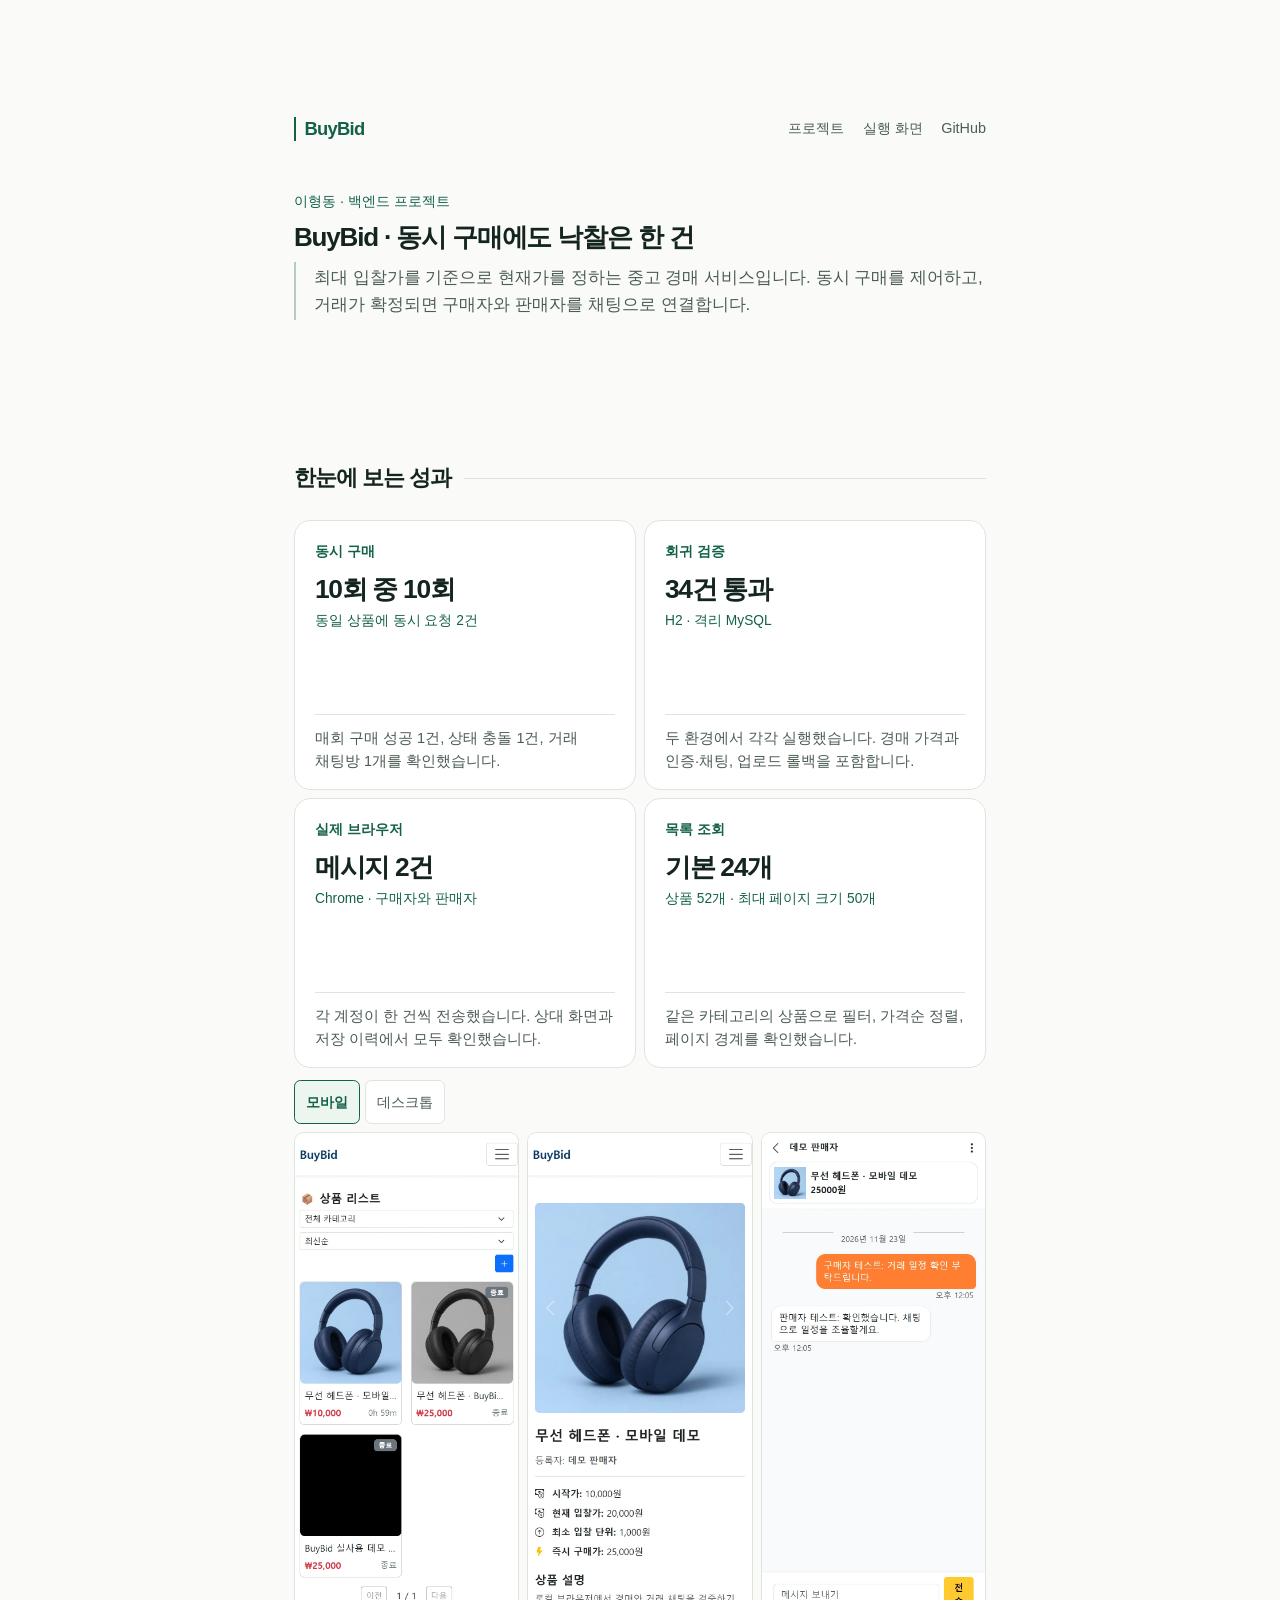
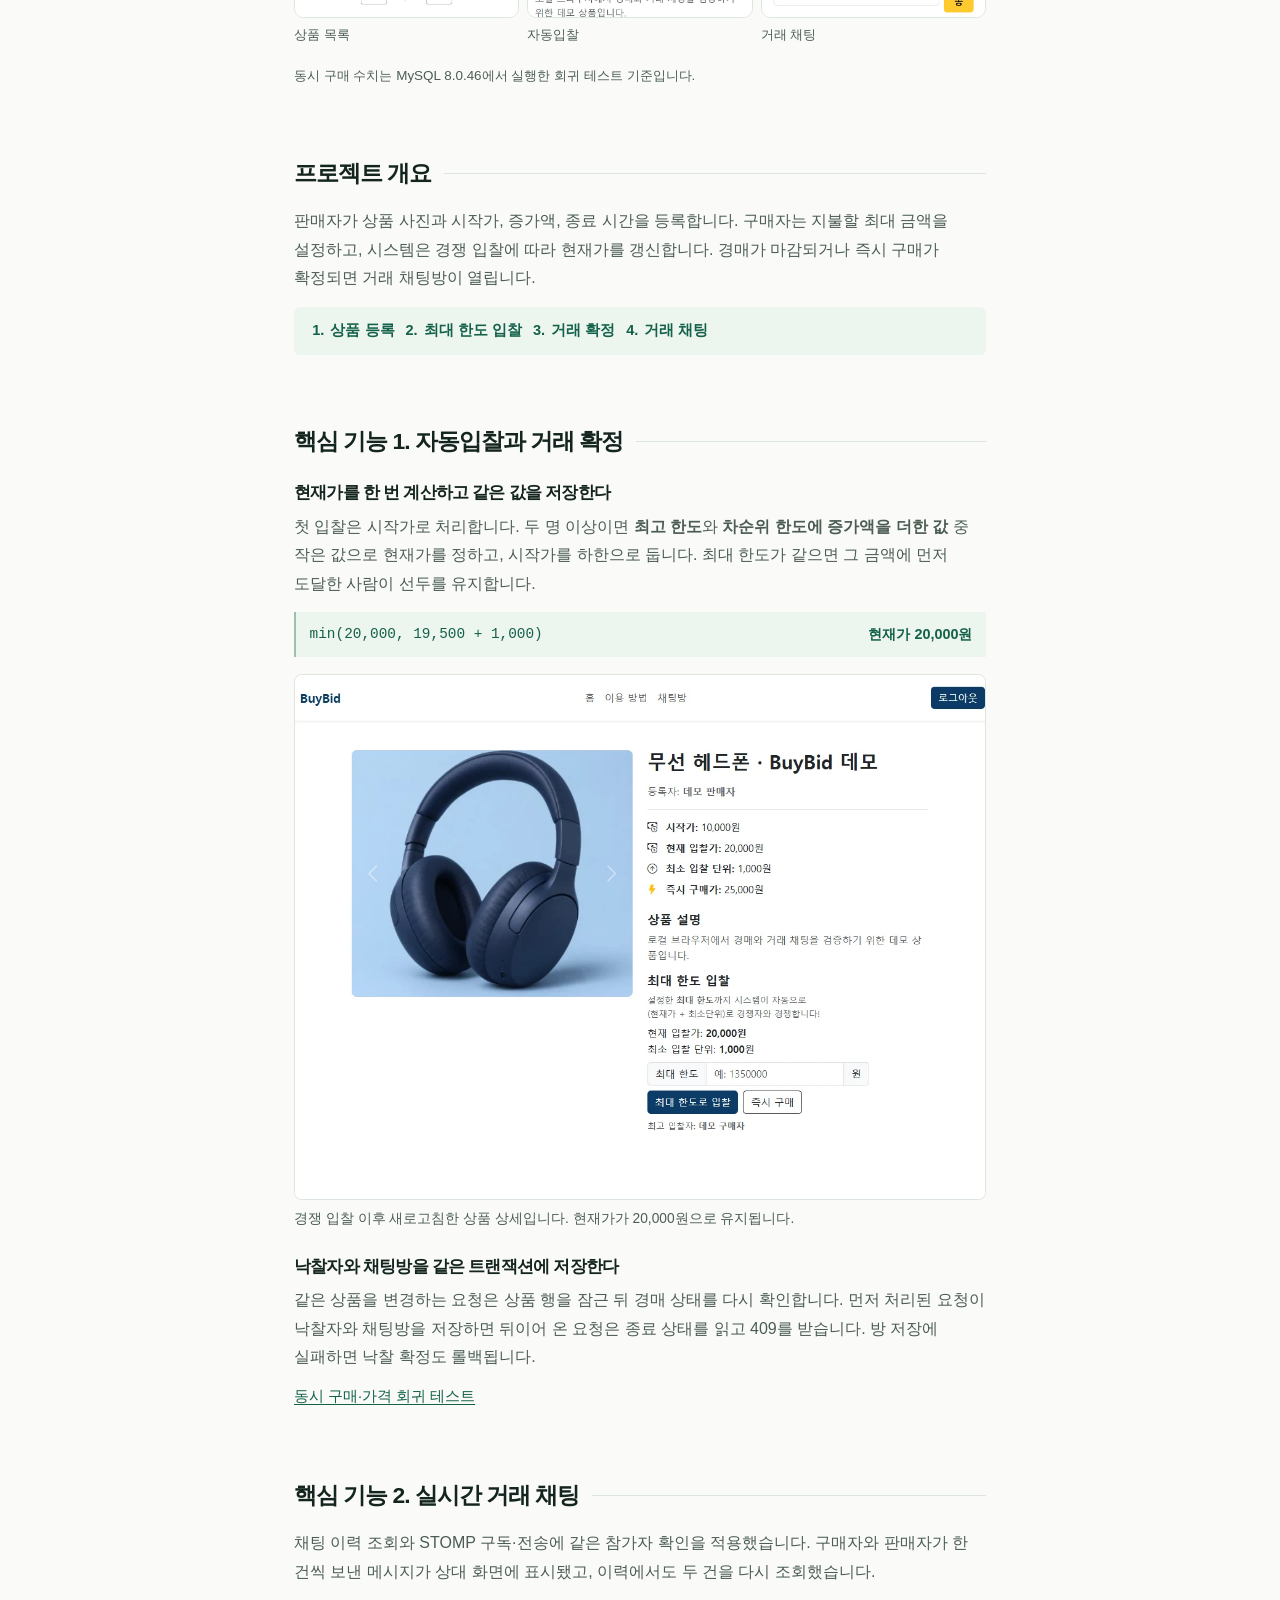
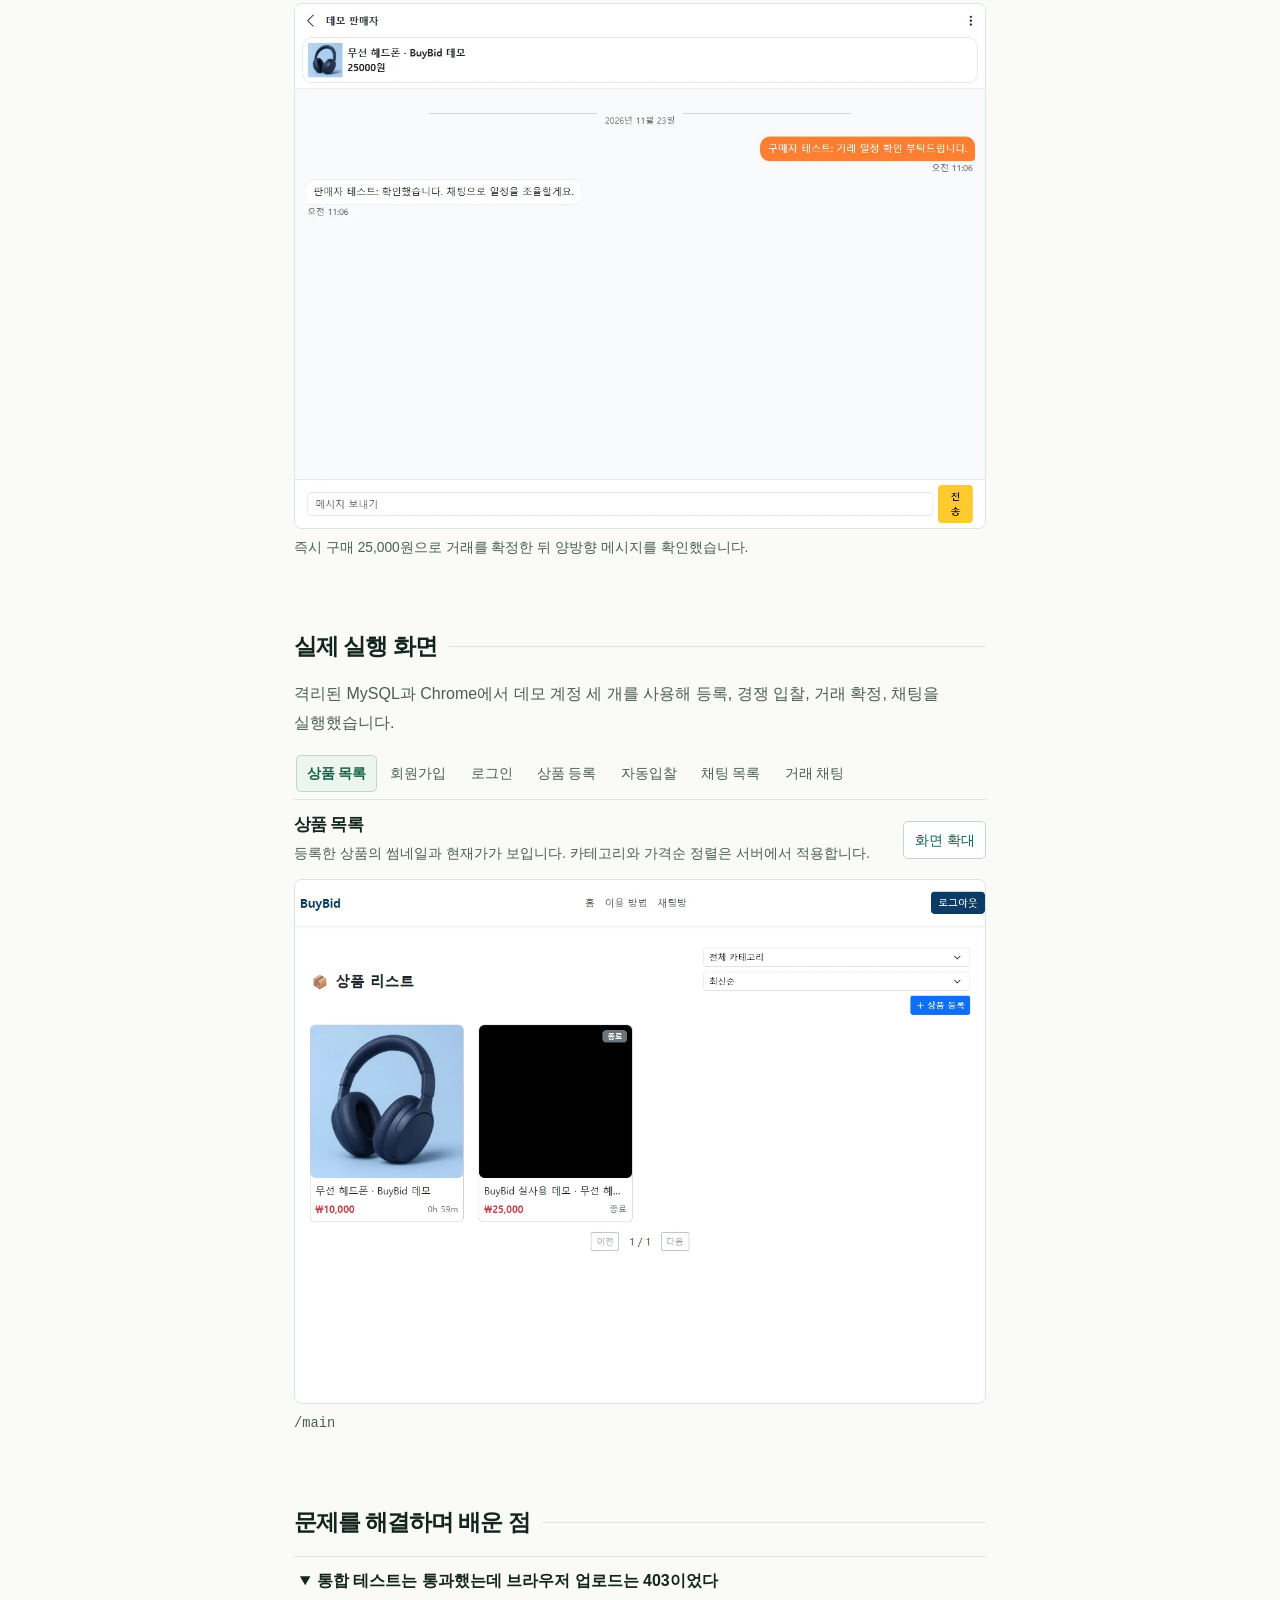
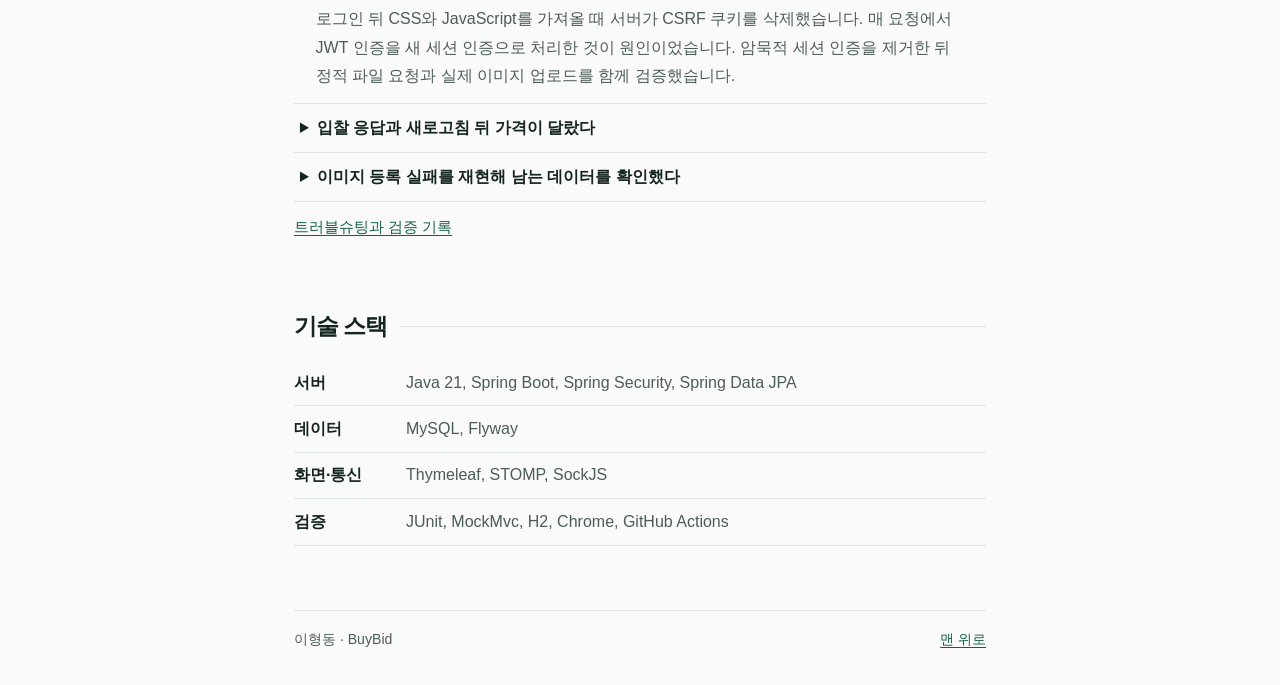
<file: index.html>
<!doctype html>
<html lang="ko">
<head>
  <meta charset="utf-8">
  <meta name="viewport" content="width=device-width, initial-scale=1">
  <meta name="description" content="중고 경매 BuyBid의 자동입찰, 동시 구매 제어, 거래 채팅을 실제 화면과 검증 결과로 설명합니다.">
  <meta name="theme-color" content="#fafbf9">
  <title>BuyBid · 중고 경매 백엔드 프로젝트</title>
  <link rel="icon" href="data:,">
  <link rel="stylesheet" href="./site.css?v=device-views">
  <script src="./site.js" defer></script>
</head>
<body id="top">
  <a class="skip" href="#article">본문 바로가기</a>
  <header class="masthead column">
    <a class="brand" href="#top" aria-label="BuyBid 맨 위">BuyBid</a>
    <nav aria-label="페이지 탐색">
      <a href="#overview">프로젝트</a>
      <a href="#screens">실행 화면</a>
      <a href="https://github.com/hyeongdongE/buybid/tree/improve/buybid-backend">GitHub</a>
    </nav>
  </header>

  <main id="article" class="column">
    <article>
      <header class="article-header">
        <p class="byline">이형동 · 백엔드 프로젝트</p>
        <h1>BuyBid · 동시 구매에도 낙찰은 한 건</h1>
        <p class="lead">최대 입찰가를 기준으로 현재가를 정하는 중고 경매 서비스입니다. 동시 구매를 제어하고, 거래가 확정되면 구매자와 판매자를 채팅으로 연결합니다.</p>
      </header>

      <section class="section summary" id="results" aria-labelledby="results-title">
        <h2 id="results-title">한눈에 보는 성과</h2>
        <dl class="results">
          <div><dt>동시 구매</dt><dd><strong>10회 중 10회</strong><p class="metric-context">동일 상품에 동시 요청 2건</p><p class="metric-evidence">매회 구매 성공 1건, 상태 충돌 1건, 거래 채팅방 1개를 확인했습니다.</p></dd></div>
          <div><dt>회귀 검증</dt><dd><strong>34건 통과</strong><p class="metric-context">H2 · 격리 MySQL</p><p class="metric-evidence">두 환경에서 각각 실행했습니다. 경매 가격과 인증·채팅, 업로드 롤백을 포함합니다.</p></dd></div>
          <div><dt>실제 브라우저</dt><dd><strong>메시지 2건</strong><p class="metric-context">Chrome · 구매자와 판매자</p><p class="metric-evidence">각 계정이 한 건씩 전송했습니다. 상대 화면과 저장 이력에서 모두 확인했습니다.</p></dd></div>
          <div><dt>목록 조회</dt><dd><strong>기본 24개</strong><p class="metric-context">상품 52개 · 최대 페이지 크기 50개</p><p class="metric-evidence">같은 카테고리의 상품으로 필터, 가격순 정렬, 페이지 경계를 확인했습니다.</p></dd></div>
        </dl>
        <fieldset class="capture-view">
          <legend>BuyBid 실행 화면 보기</legend>
          <input type="radio" name="capture-device" id="capture-mobile" checked>
          <input type="radio" name="capture-device" id="capture-desktop">
          <label for="capture-mobile">모바일</label>
          <label for="capture-desktop">데스크톱</label>
          <div class="summary-screens summary-screens--mobile" role="group" aria-label="BuyBid 모바일 실행 화면">
            <figure>
              <a href="./assets/products-mobile.webp"><img src="./assets/products-mobile.webp" width="780" height="1688" alt="BuyBid 모바일 상품 목록에서 등록한 헤드폰의 썸네일과 현재가가 보이는 화면" loading="lazy"></a>
              <figcaption>상품 목록</figcaption>
            </figure>
            <figure>
              <a href="./assets/auction-mobile.webp"><img src="./assets/auction-mobile.webp" width="780" height="1688" alt="경쟁 입찰 후 현재가가 20,000원으로 표시된 모바일 상품 상세 화면" loading="lazy"></a>
              <figcaption>자동입찰</figcaption>
            </figure>
            <figure>
              <a href="./assets/chat-mobile.webp"><img src="./assets/chat-mobile.webp" width="780" height="1688" alt="즉시 구매가 확정된 상품에서 거래 당사자가 메시지를 주고받은 모바일 채팅 화면" loading="lazy"></a>
              <figcaption>거래 채팅</figcaption>
            </figure>
          </div>
          <div class="summary-screens summary-screens--desktop" role="group" aria-label="BuyBid 데스크톱 실행 화면">
            <figure>
              <a href="./assets/products.webp"><img src="./assets/products.webp" width="1120" height="850" alt="BuyBid 데스크톱 상품 목록에서 등록한 헤드폰의 썸네일과 현재가가 보이는 화면" loading="lazy"></a>
              <figcaption>상품 목록</figcaption>
            </figure>
            <figure>
              <a href="./assets/auction.webp"><img src="./assets/auction.webp" width="1120" height="850" alt="경쟁 입찰 후 현재가가 20,000원으로 표시된 데스크톱 상품 상세 화면" loading="lazy"></a>
              <figcaption>자동입찰</figcaption>
            </figure>
            <figure>
              <a href="./assets/chat.webp"><img src="./assets/chat.webp" width="1120" height="850" alt="즉시 구매가 확정된 상품에서 거래 당사자가 메시지를 주고받은 데스크톱 채팅 화면" loading="lazy"></a>
              <figcaption>거래 채팅</figcaption>
            </figure>
          </div>
        </fieldset>
        <p class="note">동시 구매 수치는 MySQL 8.0.46에서 실행한 회귀 테스트 기준입니다.</p>
      </section>

      <section class="section" id="overview" aria-labelledby="overview-title">
        <h2 id="overview-title">프로젝트 개요</h2>
        <p>판매자가 상품 사진과 시작가, 증가액, 종료 시간을 등록합니다. 구매자는 지불할 최대 금액을 설정하고, 시스템은 경쟁 입찰에 따라 현재가를 갱신합니다. 경매가 마감되거나 즉시 구매가 확정되면 거래 채팅방이 열립니다.</p>
        <ol class="steps" aria-label="거래 진행 순서">
          <li>상품 등록</li><li>최대 한도 입찰</li><li>거래 확정</li><li>거래 채팅</li>
        </ol>
      </section>

      <section class="section feature" id="auction" aria-labelledby="auction-title">
        <h2 id="auction-title">핵심 기능 1. 자동입찰과 거래 확정</h2>
        <h3>현재가를 한 번 계산하고 같은 값을 저장한다</h3>
        <p>첫 입찰은 시작가로 처리합니다. 두 명 이상이면 <strong>최고 한도</strong>와 <strong>차순위 한도에 증가액을 더한 값</strong> 중 작은 값으로 현재가를 정하고, 시작가를 하한으로 둡니다. 최대 한도가 같으면 그 금액에 먼저 도달한 사람이 선두를 유지합니다.</p>
        <div class="example"><code>min(20,000, 19,500 + 1,000)</code><strong>현재가 20,000원</strong></div>
        <figure class="evidence">
          <img src="./assets/auction.webp" width="1120" height="850" alt="무선 헤드폰 경매 상세 화면에서 경쟁 입찰 후 현재가가 20,000원으로 표시된다." loading="lazy">
          <figcaption>경쟁 입찰 이후 새로고침한 상품 상세입니다. 현재가가 20,000원으로 유지됩니다.</figcaption>
        </figure>
        <h3>낙찰자와 채팅방을 같은 트랜잭션에 저장한다</h3>
        <p>같은 상품을 변경하는 요청은 상품 행을 잠근 뒤 경매 상태를 다시 확인합니다. 먼저 처리된 요청이 낙찰자와 채팅방을 저장하면 뒤이어 온 요청은 종료 상태를 읽고 409를 받습니다. 방 저장에 실패하면 낙찰 확정도 롤백됩니다.</p>
        <p class="evidence-link"><a href="https://github.com/hyeongdongE/buybid/blob/improve/buybid-backend/src/test/java/com/example/saleapp/AuctionIntegrationTest.java">동시 구매·가격 회귀 테스트</a></p>
      </section>

      <section class="section feature" id="trade-chat" aria-labelledby="chat-title">
        <h2 id="chat-title">핵심 기능 2. 실시간 거래 채팅</h2>
        <p>채팅 이력 조회와 STOMP 구독·전송에 같은 참가자 확인을 적용했습니다. 구매자와 판매자가 한 건씩 보낸 메시지가 상대 화면에 표시됐고, 이력에서도 두 건을 다시 조회했습니다.</p>
        <figure class="evidence">
          <img src="./assets/chat.webp" width="1120" height="850" alt="25,000원에 거래가 확정된 상품의 채팅방에서 구매자와 판매자의 메시지 두 건이 보인다." loading="lazy">
          <figcaption>즉시 구매 25,000원으로 거래를 확정한 뒤 양방향 메시지를 확인했습니다.</figcaption>
        </figure>
      </section>

      <section class="section" id="screens" aria-labelledby="screens-title">
        <h2 id="screens-title">실제 실행 화면</h2>
        <p>격리된 MySQL과 Chrome에서 데모 계정 세 개를 사용해 등록, 경쟁 입찰, 거래 확정, 채팅을 실행했습니다.</p>
        <div class="gallery">
          <div class="screen-tabs" role="tablist" aria-label="화면 선택">
            <button type="button" role="tab" id="tab-products" aria-selected="true" aria-controls="screen-panel" data-key="products">상품 목록</button>
            <button type="button" role="tab" id="tab-signup" aria-selected="false" aria-controls="screen-panel" tabindex="-1" data-key="signup">회원가입</button>
            <button type="button" role="tab" id="tab-signin" aria-selected="false" aria-controls="screen-panel" tabindex="-1" data-key="signin">로그인</button>
            <button type="button" role="tab" id="tab-upload" aria-selected="false" aria-controls="screen-panel" tabindex="-1" data-key="upload">상품 등록</button>
            <button type="button" role="tab" id="tab-auction" aria-selected="false" aria-controls="screen-panel" tabindex="-1" data-key="auction">자동입찰</button>
            <button type="button" role="tab" id="tab-chat-list" aria-selected="false" aria-controls="screen-panel" tabindex="-1" data-key="chat-list">채팅 목록</button>
            <button type="button" role="tab" id="tab-chat" aria-selected="false" aria-controls="screen-panel" tabindex="-1" data-key="chat">거래 채팅</button>
          </div>
          <div id="screen-panel" role="tabpanel" aria-labelledby="tab-products" tabindex="0">
            <div class="gallery-caption">
              <div><h3 id="screen-title">상품 목록</h3><p id="screen-caption">등록한 상품의 썸네일과 현재가가 보입니다. 카테고리와 가격순 정렬은 서버에서 적용합니다.</p></div>
              <button class="zoom" type="button" id="zoom-screen">화면 확대</button>
            </div>
            <figure class="evidence gallery-image">
              <img id="screen-image" src="./assets/products.webp" width="1120" height="850" alt="BuyBid 상품 목록 화면">
              <figcaption><code id="screen-path">/main</code></figcaption>
            </figure>
          </div>
        </div>
      </section>

      <section class="section" id="lessons" aria-labelledby="lessons-title">
        <h2 id="lessons-title">문제를 해결하며 배운 점</h2>
        <div class="lessons">
          <details open>
            <summary>통합 테스트는 통과했는데 브라우저 업로드는 403이었다</summary>
            <p>로그인 뒤 CSS와 JavaScript를 가져올 때 서버가 CSRF 쿠키를 삭제했습니다. 매 요청에서 JWT 인증을 새 세션 인증으로 처리한 것이 원인이었습니다. 암묵적 세션 인증을 제거한 뒤 정적 파일 요청과 실제 이미지 업로드를 함께 검증했습니다.</p>
          </details>
          <details>
            <summary>입찰 응답과 새로고침 뒤 가격이 달랐다</summary>
            <p>분기마다 가격 계산과 저장이 달랐습니다. 동일한 계산 결과를 응답과 데이터베이스에 사용하고, 저장된 현재가를 새 페이지에서 다시 확인했습니다.</p>
          </details>
          <details>
            <summary>이미지 등록 실패를 재현해 남는 데이터를 확인했다</summary>
            <p>이미지를 먼저 검증한 뒤 썸네일을 만들고, 트랜잭션이 롤백되면 게시 파일을 정리하도록 했습니다. 손상된 두 번째 이미지와 강제 롤백 테스트에서 새 상품 행, 이미지 행, 파일이 모두 0개였습니다.</p>
          </details>
        </div>
        <p class="evidence-link"><a href="https://github.com/hyeongdongE/buybid/blob/improve/buybid-backend/docs/troubleshooting.md">트러블슈팅과 검증 기록</a></p>
      </section>

      <section class="section" id="stack" aria-labelledby="stack-title">
        <h2 id="stack-title">기술 스택</h2>
        <dl class="stack">
          <div><dt>서버</dt><dd>Java 21, Spring Boot, Spring Security, Spring Data JPA</dd></div>
          <div><dt>데이터</dt><dd>MySQL, Flyway</dd></div>
          <div><dt>화면·통신</dt><dd>Thymeleaf, STOMP, SockJS</dd></div>
          <div><dt>검증</dt><dd>JUnit, MockMvc, H2, Chrome, GitHub Actions</dd></div>
        </dl>
      </section>
    </article>
  </main>

  <footer class="column footer"><span>이형동 · BuyBid</span><a href="#top">맨 위로</a></footer>
  <dialog class="screen-dialog" id="screen-dialog" aria-labelledby="dialog-title">
    <div class="dialog-header"><h2 id="dialog-title">실행 화면</h2><form method="dialog"><button autofocus>닫기</button></form></div>
    <img id="dialog-image" alt="">
  </dialog>
</body>
</html>
</file>
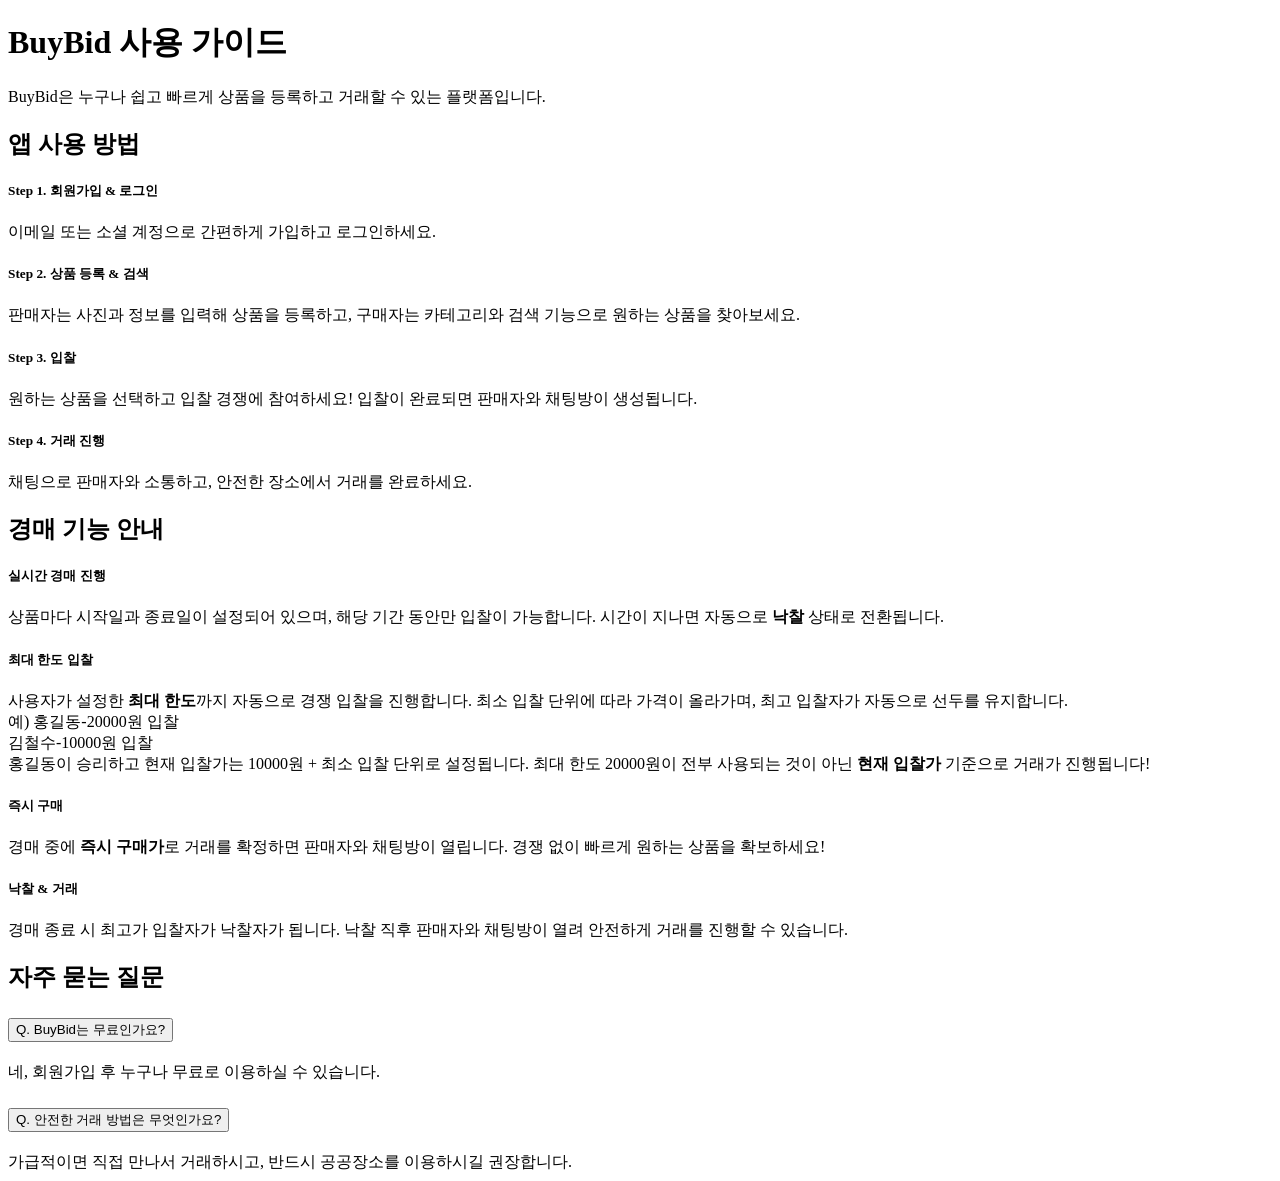
<file: src/main/resources/templates/about.html>
<!doctype html>
<html xmlns:th="http://www.thymeleaf.org"
      xmlns:layout="http://www.ultraq.net.nz/thymeleaf/layout"
      layout:decorate="~{layout}">
<body>
<div layout:fragment="content">
  <header class="bg-light py-5 text-center">
    <div class="container">
      <h1 class="fw-bold text-buybid">BuyBid 사용 가이드</h1>
      <p class="lead text-muted">BuyBid은 누구나 쉽고 빠르게 상품을 등록하고 거래할 수 있는 플랫폼입니다.</p>
    </div>
  </header>

  <!-- Step-by-Step Guide -->
  <section class="py-5">
    <div class="container">
      <h2 class="fw-bold text-center mb-4">앱 사용 방법</h2>
      <div class="row g-4">
        <div class="col-md-4">
          <div class="card h-100 text-center border-0 shadow-sm">
            <div class="card-body">
              <i class="bi bi-person-plus-fill fs-1 text-buybid"></i>
              <h5 class="mt-3">Step 1. 회원가입 & 로그인</h5>
              <p class="text-muted">이메일 또는 소셜 계정으로 간편하게 가입하고 로그인하세요.</p>
            </div>
          </div>
        </div>
        <div class="col-md-4">
          <div class="card h-100 text-center border-0 shadow-sm">
            <div class="card-body">
              <i class="bi bi-bag-fill fs-1 text-buybid"></i>
              <h5 class="mt-3">Step 2. 상품 등록 & 검색</h5>
              <p class="text-muted">판매자는 사진과 정보를 입력해 상품을 등록하고, 구매자는 카테고리와 검색 기능으로 원하는 상품을 찾아보세요.</p>
            </div>
          </div>
        </div>
        <div class="col-md-4">
          <div class="card h-100 text-center border-0 shadow-sm">
            <div class="card-body">
              <i class="bi bi-cash fs-1 text-buybid"></i>
              <h5 class="mt-3">Step 3. 입찰</h5>
              <p class="text-muted">원하는 상품을 선택하고 입찰 경쟁에 참여하세요! 입찰이 완료되면 판매자와 채팅방이 생성됩니다.</p>
            </div>
          </div>
        </div>
        <div class="col-md-4">
          <div class="card h-100 text-center border-0 shadow-sm">
            <div class="card-body">
              <i class="bi bi-chat-dots-fill fs-1 text-buybid"></i>
              <h5 class="mt-3">Step 4. 거래 진행</h5>
              <p class="text-muted">채팅으로 판매자와 소통하고, 안전한 장소에서 거래를 완료하세요.</p>
            </div>
          </div>
        </div>
      </div>
    </div>
  </section>

  <section class="py-5">
    <div class="container">
      <h2 class="fw-bold text-center mb-4">경매 기능 안내</h2>
      <div class="row g-4">
        <div class="col-md-6">
          <div class="card h-100 text-center border-0 shadow-sm">
            <div class="card-body">
              <i class="bi bi-clock-history fs-1 text-buybid"></i>
              <h5 class="mt-3">실시간 경매 진행</h5>
              <p class="text-muted">
                상품마다 시작일과 종료일이 설정되어 있으며, 해당 기간 동안만 입찰이 가능합니다.
                시간이 지나면 자동으로 <strong>낙찰</strong> 상태로 전환됩니다.
              </p>
            </div>
          </div>
        </div>
        <div class="col-md-6">
          <div class="card h-100 text-center border-0 shadow-sm">
            <div class="card-body">
              <i class="bi bi-currency-exchange fs-1 text-buybid"></i>
              <h5 class="mt-3">최대 한도 입찰</h5>
              <p class="text-muted">
                사용자가 설정한 <strong>최대 한도</strong>까지 자동으로 경쟁 입찰을 진행합니다.
                최소 입찰 단위에 따라 가격이 올라가며, 최고 입찰자가 자동으로 선두를 유지합니다.
                </br>예) 홍길동-20000원 입찰</br>   김철수-10000원 입찰 </br>홍길동이 승리하고 현재 입찰가는 10000원 + 최소 입찰 단위로 설정됩니다.
                최대 한도 20000원이 전부 사용되는 것이 아닌 <strong>현재 입찰가</strong> 기준으로 거래가 진행됩니다!
              </p>
            </div>
          </div>
        </div>
        <div class="col-md-6">
          <div class="card h-100 text-center border-0 shadow-sm">
            <div class="card-body">
              <i class="bi bi-cash-coin fs-1 text-buybid"></i>
              <h5 class="mt-3">즉시 구매</h5>
              <p class="text-muted">
                경매 중에 <strong>즉시 구매가</strong>로 거래를 확정하면 판매자와 채팅방이 열립니다.
                경쟁 없이 빠르게 원하는 상품을 확보하세요!
              </p>
            </div>
          </div>
        </div>
        <div class="col-md-6">
          <div class="card h-100 text-center border-0 shadow-sm">
            <div class="card-body">
              <i class="bi bi-trophy-fill fs-1 text-buybid"></i>
              <h5 class="mt-3">낙찰 & 거래</h5>
              <p class="text-muted">
                경매 종료 시 최고가 입찰자가 낙찰자가 됩니다.
                낙찰 직후 판매자와 채팅방이 열려 안전하게 거래를 진행할 수 있습니다.
              </p>
            </div>
          </div>
        </div>
      </div>
    </div>
  </section>

  <!-- FAQ -->
  <section class="bg-light py-5">
    <div class="container">
      <h2 class="fw-bold text-center mb-4">자주 묻는 질문</h2>
      <div class="accordion" id="faqAccordion">
        <div class="accordion-item">
          <h2 class="accordion-header">
            <button class="accordion-button" type="button" data-bs-toggle="collapse" data-bs-target="#faq1">
              Q. BuyBid는 무료인가요?
            </button>
          </h2>
          <div id="faq1" class="accordion-collapse collapse show" data-bs-parent="#faqAccordion">
            <div class="accordion-body">
              네, 회원가입 후 누구나 무료로 이용하실 수 있습니다.
            </div>
          </div>
        </div>
        <div class="accordion-item">
          <h2 class="accordion-header">
            <button class="accordion-button collapsed" type="button" data-bs-toggle="collapse" data-bs-target="#faq2">
              Q. 안전한 거래 방법은 무엇인가요?
            </button>
          </h2>
          <div id="faq2" class="accordion-collapse collapse" data-bs-parent="#faqAccordion">
            <div class="accordion-body">
              가급적이면 직접 만나서 거래하시고, 반드시 공공장소를 이용하시길 권장합니다.
            </div>
          </div>
        </div>
      </div>
    </div>
  </section>
</div>
</body>
</html>
</file>
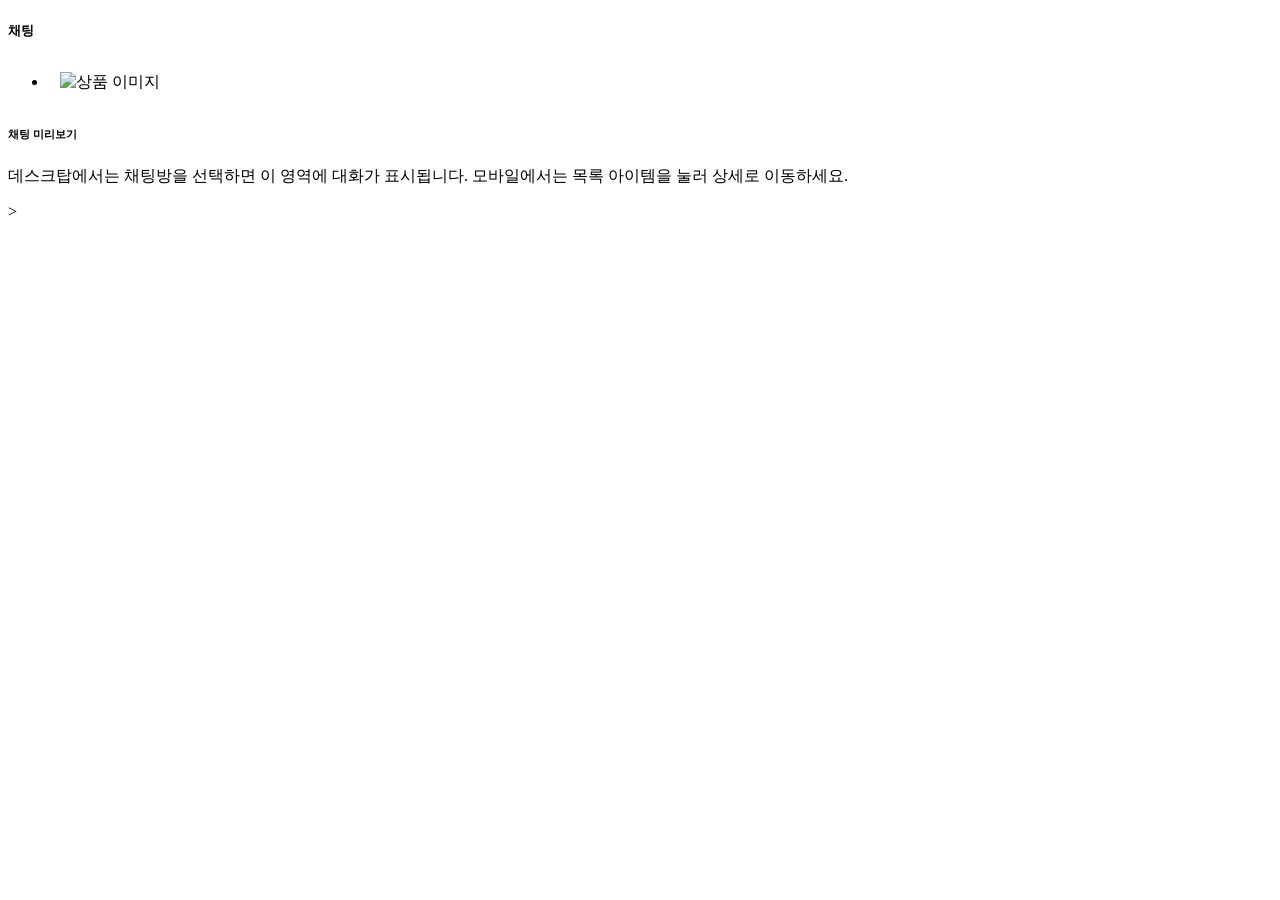
<file: src/main/resources/templates/chatList.html>
<!doctype html>
<html xmlns:layout="http://www.ultraq.net.nz/thymeleaf/layout" xmlns:th="http://www.w3.org/1999/xhtml"
      layout:decorate="~{layout}">
<head>
  <style>
    .min-w-0{ min-width:0; }
    .msg-1line{ overflow:hidden; display:-webkit-box; -webkit-line-clamp:1; -webkit-box-orient:vertical; }
    .msg-2line {
      overflow: hidden;
      display: -webkit-box;
      -webkit-line-clamp: 2;
      -webkit-box-orient: vertical;
      line-height: 1.4;
      max-height: calc(1.4em * 2);
    }
    .item-compact{ padding:.6rem .75rem !important; }
    .avatar-44{ width:44px; height:44px; }
  </style>
</head>
<body>
<div layout:fragment="content">
  <div class="container-fluid py-3">
    <div class="row g-3">
      <div class="col-12 col-lg-5 col-xl-4">
        <!-- Header -->
        <h5 class="fw-bold mb-3">채팅</h5>

        <!-- Chat List -->
        <ul class="list-group shadow-sm">
          <li class="list-group-item item-compact"
              th:each="dto : ${dto}">
            <a th:href="@{/chat/{id}(id=${dto.roomId})}" class="text-decoration-none text-reset">
              <div class="d-flex align-items-center">
                <div class="me-3 flex-shrink-0">
                  <img th:src="${dto.url}"
                       alt="상품 이미지"
                       class="rounded"
                       style="width:48px; height:48px; object-fit:cover;">
                </div>

                <!-- 채팅 정보 -->
                <div class="flex-grow-1 min-w-0">
                  <div class="d-flex align-items-baseline">
            <span class="fw-semibold me-2 text-truncate"
                  th:text="${dto.partnerName}"></span>
                    <small class="text-muted text-nowrap ms-auto"
                           th:text="${dto.timeAgo}"></small>
                  </div>
                  <small class="text-muted d-block msg-1line"
                         th:text="${dto.message}"></small>
                </div>
              </div>
            </a>
          </li>
        </ul>
      </div>

      <!-- Desktop Preview -->
      <div class="col-lg-7 col-xl-8 d-none d-lg-block">
        <div class="card shadow-sm">
          <div class="card-body">
            <h6 class="card-title mb-2">채팅 미리보기</h6>
            <p class="card-text text-muted small">데스크탑에서는 채팅방을 선택하면 이 영역에 대화가 표시됩니다. 모바일에서는 목록 아이템을 눌러 상세로 이동하세요.</p>
          </div>
        </div>
      </div>
    </div>
  </div>
</div>>
</body>
</html>
</file>
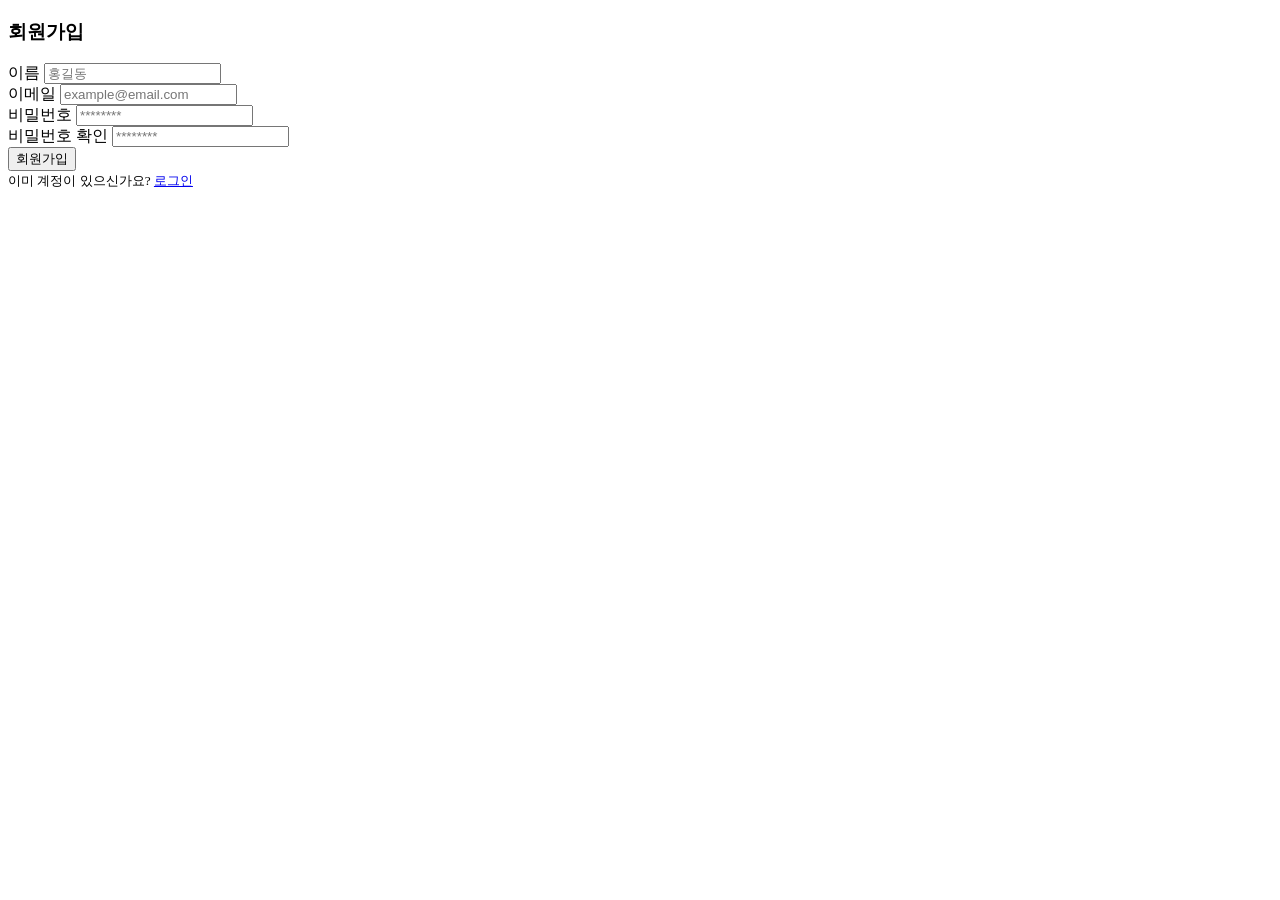
<file: src/main/resources/templates/signUp.html>
<!doctype html>
<html xmlns:th="http://www.thymeleaf.org"
      xmlns:layout="http://www.ultraq.net.nz/thymeleaf/layout"
      layout:decorate="~{layout}">
<body class="d-flex flex-column min-vh-100">
<div layout:fragment="content">
  <main class="flex-grow-1">
    <div class="register-container">
      <h3 class="text-center mb-4">회원가입</h3>
      <form th:action="@{/signup}" th:object="${signUpDTO}" method="post">
        <div class="mb-3">
          <label for="username" class="form-label">이름</label>
          <input type="text" class="form-control" id="username" th:field="*{username}" placeholder="홍길동" required>
        </div>
        <div class="mb-3">
          <label for="email" class="form-label">이메일</label>
          <input type="email" class="form-control" id="email" th:field="*{email}" placeholder="example@email.com" required>
        </div>
        <div class="mb-3">
          <label for="password" class="form-label">비밀번호</label>
          <input type="password" class="form-control" id="password" th:field="*{password}" placeholder="********" required>
        </div>
        <div class="mb-3">
          <label for="confirmPassword" class="form-label">비밀번호 확인</label>
          <input type="password" class="form-control" id="confirmPassword" th:field="*{confirmPassword}" placeholder="********" required>
        </div>
        <button type="submit" class="btn btn-dark w-100">회원가입</button>
      </form>
      <div class="text-center mt-3">
        <small>이미 계정이 있으신가요? <a href="/signin">로그인</a></small>
      </div>
    </div>
  </main>
</div>
</body>
</html>
</file>
<file: site.css>
:root {
  color-scheme: light;
  --page: #fafbf9;
  --card: #fff;
  --text: #14241e;
  --muted: #4c5d53;
  --accent: #14614a;
  --line: #dce6df;
  --tint: #edf5ef;
  font-family: "Pretendard", "Noto Sans KR", "Malgun Gothic", sans-serif;
  line-height: 1.78;
  color: var(--text);
  background: var(--page);
  text-rendering: optimizeLegibility;
}

*, *::before, *::after { box-sizing: border-box; }
html { scroll-behavior: smooth; }
body, h1, h2, h3, p, figure, dl, dd { margin: 0; }
a { color: var(--accent); text-underline-offset: .22em; }
a:hover { text-decoration-thickness: 2px; }
button { font: inherit; }
img { display: block; max-width: 100%; height: auto; }
:focus-visible { outline: 2px solid var(--accent); outline-offset: 4px; }
[id] { scroll-margin-top: 1.4rem; }
.column { width: min(43.25rem, calc(100% - 3rem)); margin-inline: auto; }
.skip { position: fixed; top: .25rem; left: .25rem; z-index: 4; padding: .5rem .7rem; transform: translateY(-150%); background: var(--card); }
.skip:focus { transform: none; }

.masthead {
  display: flex;
  align-items: center;
  justify-content: space-between;
  gap: 1rem;
  padding-top: clamp(2.15rem, 9.1vw, 7.85rem);
}
.masthead nav { display: flex; gap: 1.15rem; }
.masthead a { color: var(--muted); text-decoration: none; }
.masthead a:hover { color: var(--accent); text-decoration: underline; }
.brand { padding-left: .53rem; border-left: 2px solid var(--accent); font-size: 1.15rem; font-weight: 840; letter-spacing: -.04em; line-height: 1.3; }
.masthead .brand { color: var(--accent); }
.masthead nav a { white-space: nowrap; font-size: .9rem; }

h1, h2, h3 { font-weight: 800; line-height: 1.43; letter-spacing: -.045em; word-break: keep-all; }
p { word-break: keep-all; overflow-wrap: anywhere; }
.article-header { margin-top: clamp(2.6rem, 3.67vw, 3.3rem); }
.byline { margin-bottom: .43rem; color: var(--accent); font-size: .88rem; }
h1 { font-size: 1.625rem; line-height: 1.25; }
.lead {
  margin-top: .5rem;
  padding: .125rem 0 .125rem 1.125rem;
  border-left: 2px solid #b5cdbf;
  color: var(--muted);
  font-size: 1.0625rem;
  line-height: 1.6;
}
.section { margin-top: 4.35rem; }
.summary { margin-top: 9rem; }
.section > h2 {
  display: flex;
  align-items: center;
  gap: .8rem;
  margin-bottom: 1.08rem;
  font-size: clamp(1.18rem, 2.2vw, 1.43rem);
}
.summary > h2 { margin-bottom: 1.75rem; font-size: 1.375rem; line-height: 1.3; }
.section > h2::after { content: ""; flex: 1; min-width: 1rem; height: 1px; background: var(--line); }
.section > p, .feature > p { color: var(--muted); }
.section h3 { font-size: 1.07rem; }
.feature > h3 { margin: 1.45rem 0 .45rem; }

.results { display: grid; grid-template-columns: repeat(2, minmax(0, 1fr)); gap: .5rem; }
.results > div {
  display: flex;
  flex-direction: column;
  min-height: 16.875rem;
  padding: 1.125rem 1.25rem 1rem;
  border: 1px solid var(--line);
  border-radius: 1rem;
  background: var(--card);
}
.results dt { color: var(--accent); font-size: .88rem; font-weight: 770; }
.results dd { display: flex; flex: 1; flex-direction: column; }
.results strong { display: block; margin: .44rem 0 .25rem; font-size: 1.65rem; line-height: 1.3; letter-spacing: -.05em; }
.results p { color: var(--muted); font-size: .91rem; line-height: 1.6; }
.results .metric-context { margin-bottom: 1.15rem; color: var(--accent); font-size: .86rem; }
.metric-evidence { margin-top: auto; padding-top: .72rem; border-top: 1px solid var(--line); }
.capture-view { min-width: 0; margin: .75rem 0 0; padding: 0; border: 0; }
.capture-view > input, .capture-view > legend {
  position: absolute;
  width: 1px;
  height: 1px;
  margin: 0;
  padding: 0;
  overflow: hidden;
  clip-path: inset(50%);
  white-space: nowrap;
}
.capture-view > label {
  display: inline-flex;
  align-items: center;
  min-height: 2.75rem;
  padding: .3rem .7rem;
  border: 1px solid var(--line);
  border-radius: .4rem;
  background: var(--card);
  color: var(--muted);
  font-size: .88rem;
  cursor: pointer;
}
.capture-view > label:hover { background: var(--tint); }
#capture-mobile:checked ~ label[for="capture-mobile"],
#capture-desktop:checked ~ label[for="capture-desktop"] {
  border-color: var(--accent);
  background: var(--tint);
  color: var(--accent);
  font-weight: 760;
}
#capture-mobile:focus-visible ~ label[for="capture-mobile"],
#capture-desktop:focus-visible ~ label[for="capture-desktop"] { outline: 2px solid var(--accent); outline-offset: 2px; }
#capture-mobile:checked ~ .summary-screens--desktop,
#capture-desktop:checked ~ .summary-screens--mobile { display: none; }
.summary-screens {
  display: grid;
  grid-template-columns: repeat(3, minmax(12rem, 1fr));
  gap: .5rem;
  margin-top: .5rem;
  overflow-x: auto;
}
.summary-screens figure { min-width: 0; }
.summary-screens a { display: block; border-radius: .6rem; }
.summary-screens a:focus-visible { outline-offset: -3px; }
.summary-screens img { width: 100%; border: 1px solid var(--line); border-radius: inherit; background: var(--card); }
.summary-screens figcaption { margin: .32rem 0 .35rem; color: var(--muted); font-size: .84rem; }
.note { margin-top: .7rem; font-size: .84rem; }

.steps { display: flex; flex-wrap: wrap; column-gap: 1.7rem; row-gap: .38rem; margin: .92rem 0 0; padding: .7rem .9rem .7rem 2.15rem; list-style: decimal; background: var(--tint); color: var(--accent); border-radius: .35rem; font-size: .91rem; font-weight: 700; }
.steps li { padding-left: .13rem; }
.example { display: flex; flex-wrap: wrap; align-items: center; justify-content: space-between; gap: .28rem 1rem; padding: .63rem .85rem; margin-top: .85rem; border-left: 2px solid #9fbfb0; background: var(--tint); color: var(--accent); font-size: .9rem; }
.example code { overflow-wrap: anywhere; }
.evidence { margin-top: 1.05rem; }
.evidence img { width: 100%; border: 1px solid var(--line); border-radius: .48rem; background: var(--card); }
.evidence figcaption { margin-top: .45rem; color: var(--muted); font-size: .86rem; }
.evidence-link { margin-top: .76rem; font-size: .91rem; }

.gallery { margin-top: .95rem; min-width: 0; }
.screen-tabs { display: flex; gap: .24rem; overflow-x: auto; padding: .16rem .15rem .44rem; border-bottom: 1px solid var(--line); }
.screen-tabs button { border: 1px solid transparent; border-radius: .3rem; padding: .32rem .57rem; background: transparent; color: var(--muted); font-size: .88rem; cursor: pointer; white-space: nowrap; }
.screen-tabs button:hover { background: var(--tint); }
.screen-tabs button[aria-selected="true"] { color: var(--accent); background: var(--tint); border-color: #bed7ca; font-weight: 760; }
#screen-panel { margin-top: .82rem; }
.gallery-caption { display: flex; align-items: center; justify-content: space-between; gap: .75rem; }
.gallery-caption p { margin-top: .23rem; color: var(--muted); font-size: .9rem; }
.zoom, .dialog-header button { flex: none; color: var(--accent); background: var(--card); border: 1px solid #bed7ca; border-radius: .3rem; padding: .34rem .65rem; font-size: .88rem; cursor: pointer; white-space: nowrap; }
.zoom:hover, .dialog-header button:hover { background: var(--tint); }
.gallery-image { margin-top: .74rem; }
.gallery-image img { aspect-ratio: 1120 / 850; object-fit: contain; object-position: center top; background: var(--tint); }
.screen-dialog { width: min(72rem, calc(100% - 1.5rem)); max-height: calc(100% - 1.5rem); padding: 0; border: 1px solid var(--line); border-radius: .5rem; color: var(--text); }
.screen-dialog::backdrop { background: rgba(16, 34, 25, .64); }
.screen-dialog img { width: 100%; }
.dialog-header { position: sticky; top: 0; display: flex; justify-content: space-between; align-items: center; padding: .5rem .75rem; border-bottom: 1px solid var(--line); background: var(--card); }
.dialog-header h2 { font-size: 1.08rem; }

.lessons { border-top: 1px solid var(--line); }
.lessons details { border-bottom: 1px solid var(--line); }
.lessons summary { padding: .62rem .37rem; color: var(--text); font-weight: 760; cursor: pointer; }
.lessons details p { padding: 0 .7rem .75rem 1.35rem; color: var(--muted); }
.stack > div { display: grid; grid-template-columns: 6.2rem 1fr; gap: .8rem; padding-block: .53rem; border-bottom: 1px solid var(--line); }
.stack dt { font-weight: 770; }
.stack dd { color: var(--muted); }
.footer { display: flex; justify-content: space-between; margin-top: 4rem; padding-block: 1.05rem 2rem; border-top: 1px solid var(--line); color: var(--muted); font-size: .88rem; }

@media (max-width: 565px) {
  .masthead { gap: .55rem; }
  .masthead nav { gap: .67rem; }
  .masthead nav a { font-size: .79rem; }
  .article-header { margin-top: 4.05rem; }
  h1 { line-height: 1.4; }
  .summary { margin-top: 6.5rem; }
  .section:not(.summary) { margin-top: 3.2rem; }
  .section > h2 { gap: .45rem; }
  .summary > h2 { font-size: 1.25rem; }
  .results { grid-template-columns: 1fr; }
  .screen-tabs { margin-inline: -.1rem; }
  .screen-tabs button { padding-inline: .42rem; }
  .gallery-caption { align-items: flex-start; }
  .stack > div { grid-template-columns: 4rem 1fr; gap: .55rem; }
}
@media (prefers-reduced-motion: reduce) { html { scroll-behavior: auto; } }
</file>
